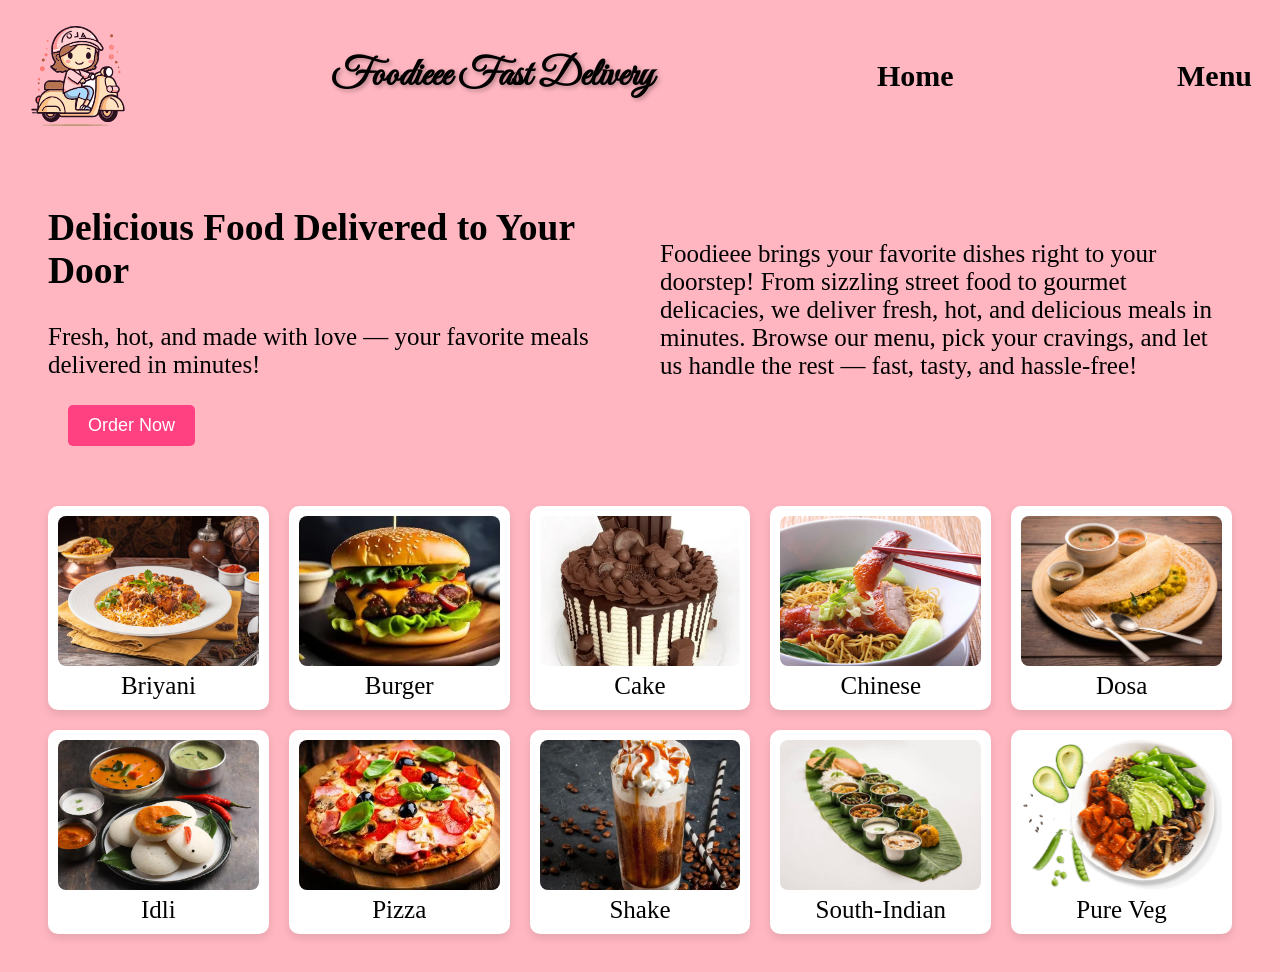
<file: index.html>
<!DOCTYPE html>
<html>
<head>
    <meta charset="utf-8">
    <meta name="viewport" content="width=device-width, initial-scale=1">
    <title>Foodieee</title>
    <link href="https://fonts.googleapis.com/css2?family=Great+Vibes&display=swap" rel="stylesheet">
    <link rel="stylesheet" href="index.css">
</head>

<body style="background-color: #ffb6c1;">
<nav>
    <img src="logo.svg" alt="logo" width="auto" height="100px" style="transform: scaleX(-1);">
    <h1>Foodieee Fast Delivery</h1>
    <a href="index.html">Home</a>
    <a href="menu.html">Menu</a>
</nav>

<nav>
    <div style="flex: 1; padding: 20px;">
        <h2>Delicious Food Delivered to Your Door</h2>
        <p>Fresh, hot, and made with love — your favorite meals delivered in minutes!</p>
        <a href="menu.html">
            <button style="padding: 10px 20px; font-size: 18px; background-color: #ff4081; border: none; color: white; cursor: pointer; border-radius: 5px;">Order Now</button>
        </a>
    </div>
    <div style="flex:1; padding: 20px;">
        <p>Foodieee brings your favorite dishes right to your doorstep! From sizzling street food to gourmet delicacies, we deliver fresh, hot, and delicious meals in minutes. Browse our menu, pick your cravings, and let us handle the rest — fast, tasty, and hassle-free!</p>
    </div>
</nav>

<nav>
    <div class="food-gallery">
        <div class="food-card"><img src="briyani.jpg" alt="briyani"><figcaption>Briyani</figcaption></div>
        <div class="food-card"><img src="burger.webp" alt="burger"><figcaption>Burger</figcaption></div>
        <div class="food-card"><img src="cake.webp" alt="cake"><figcaption>Cake</figcaption></div>
        <div class="food-card"><img src="chinese.jpg" alt="chinese"><figcaption>Chinese</figcaption></div>
        <div class="food-card"><img src="dosa.jpg" alt="dosa"><figcaption>Dosa</figcaption></div>
        <div class="food-card"><img src="idli.avif" alt="idli"><figcaption>Idli</figcaption></div>
        <div class="food-card"><img src="pizza.webp" alt="pizza"><figcaption>Pizza</figcaption></div>
        <div class="food-card"><img src="shake.webp" alt="shake"><figcaption>Shake</figcaption></div>
        <div class="food-card"><img src="south_i.jpg" alt="south_indian"><figcaption>South-Indian</figcaption></div>
        <div class="food-card"><img src="veg.png" alt="veg"><figcaption>Pure Veg</figcaption></div>
    </div>
</nav>
</body>
</html>
</file>
<file: index.css>
nav {
    display: flex;
    justify-content: space-between;
    align-items: center;  
    padding: 10px 20px;  
}

nav a {
    margin-left: 20px;
    color: black;
    text-decoration: none;
    font-weight: bold;
    font-size: 30px;
}

h1 {
    font-family: 'Great Vibes', cursive;
    font-size: 40px;
    text-shadow: 2px 2px 4px rgba(0,0,0,0.3);
}

.nav-links {
    display: flex;
    align-items: center;
    margin-left: auto; 
}

div {
    font-size: 25px;
}

.food-gallery {
    display: grid;
    grid-template-columns: repeat(5, 1fr);
    gap: 20px;
    padding: 20px;
}

.food-card {
    background: white;
    border-radius: 10px;
    box-shadow: 0 4px 8px rgba(0,0,0,0.1);
    text-align: center;
    padding: 10px;
    overflow: hidden;
}

.food-card img {
    width: 100%;
    height: 150px;
    object-fit: cover;
    border-radius: 8px;
}
</file>
